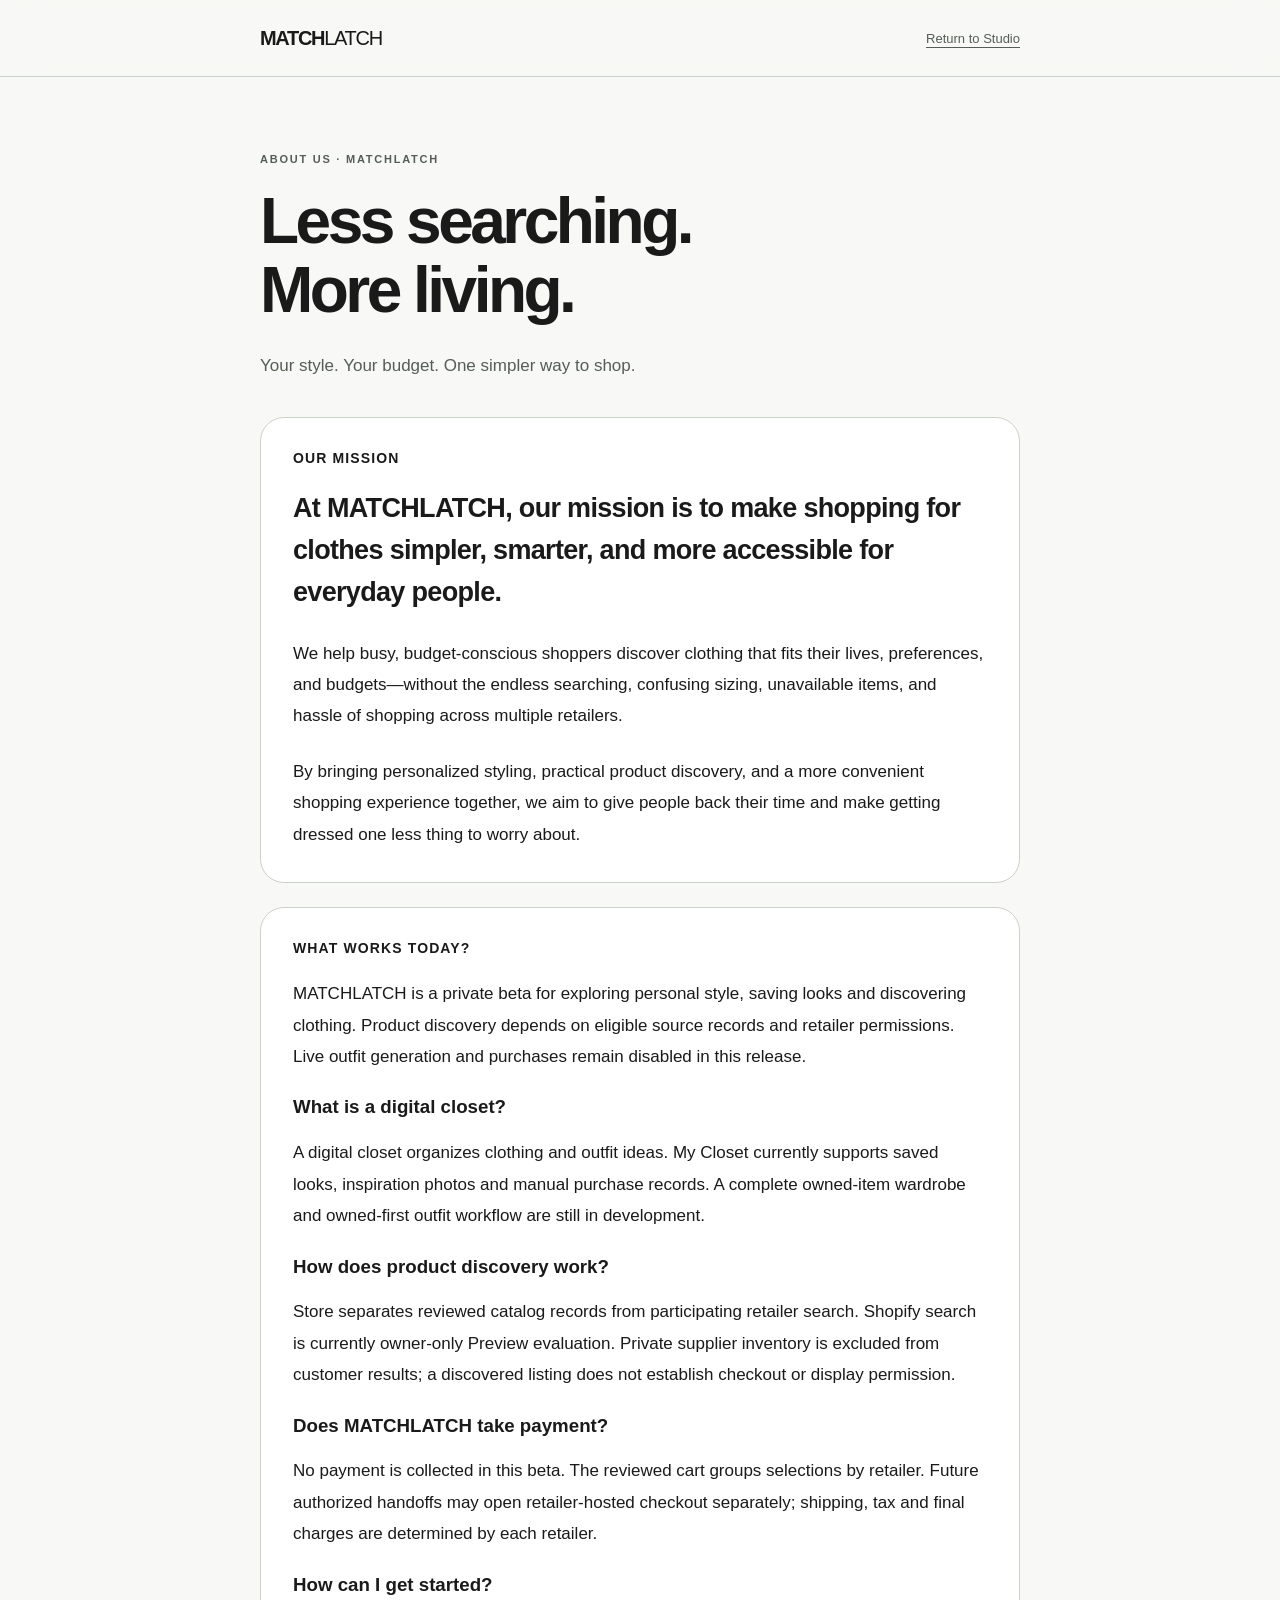
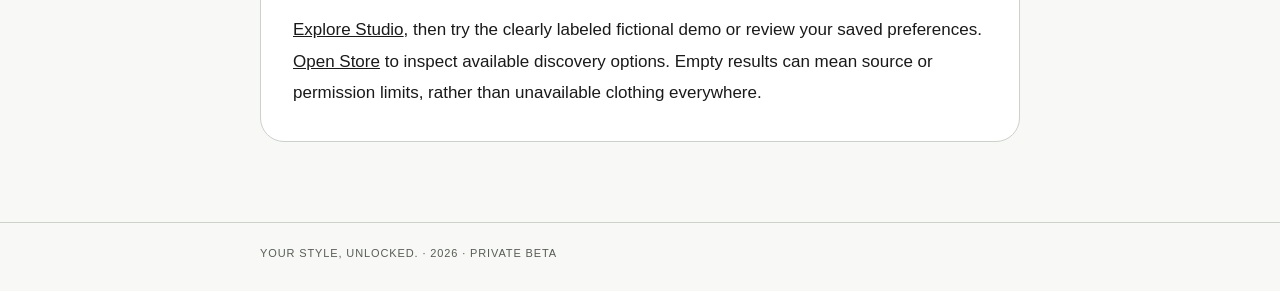
<file: about.html>
<!doctype html>
<html lang="en">
<head>
  <meta name="robots" content="noindex, nofollow">
  <meta charset="utf-8">
  <meta name="viewport" content="width=device-width, initial-scale=1">
  <meta name="theme-color" content="#f8f8f6">
  <meta name="description" content="Our mission at MATCHLATCH: simpler, smarter, more accessible clothes shopping for everyday people.">
  <title>About Us — MATCHLATCH</title>
  <link rel="icon" type="image/svg+xml" href="/logo-mark.svg">
  <script>
    (function(){
      "use strict";
      const key="matchlatch-appearance-v1";
      const allowed=["system","light","dark"];
      // Same-tab navigation carries appearance only, never account identity or data.
      const sessionKey="matchlatch-appearance-session-v1";
      let preference="system";
      try{const saved=sessionStorage.getItem(sessionKey);if(allowed.includes(saved))preference=saved;}catch{}
      let accountId=null;
      // Appearance changes by signed-out visitors are session-only; signed-in choices are account-scoped on this device.
      const device=()=>window.matchMedia?.("(prefers-color-scheme: dark)")?.matches?"dark":"light";
      const update=()=>{
        try{sessionStorage.setItem(sessionKey,preference);}catch{}
        const theme=preference==="system"?device():preference;
        document.documentElement.setAttribute("data-theme",theme);
        document.documentElement.style.colorScheme=theme;
        const meta=document.querySelector('meta[name="theme-color"]');
        if(meta)meta.content=theme==="dark"?"#141714":"#f8f8f6";
      };
      window.MatchlatchAppearance={
        get:()=>preference,
        effective:()=>document.documentElement.getAttribute("data-theme"),
        set:next=>{
          if(!allowed.includes(next))return;
          preference=next;
          if(accountId)try{localStorage.setItem(key+"-"+accountId,next);}catch{}
          update();
          window.dispatchEvent(new CustomEvent("matchlatch:appearance",{detail:{preference,effective:window.MatchlatchAppearance.effective()}}));
        }
      };
      update();
      window.addEventListener("pageshow",()=>{
        try{const saved=sessionStorage.getItem(sessionKey);if(allowed.includes(saved))preference=saved;}catch{}
        update();
      });
      window.addEventListener("matchlatch:auth-user",event=>{
        accountId=event.detail?.user?.id||null;
        preference="system";
        if(accountId)try{
          const stored=localStorage.getItem(key+"-"+accountId);
          if(allowed.includes(stored))preference=stored;
        }catch{}
        update();
        window.dispatchEvent(new CustomEvent("matchlatch:appearance",{detail:{preference,effective:window.MatchlatchAppearance.effective()}}));
      });
      try{
        const media=window.matchMedia?.("(prefers-color-scheme: dark)");
        const onSystemChange=()=>{
          if(preference!=="system")return;
          update();
          window.dispatchEvent(new CustomEvent("matchlatch:appearance",{
            detail:{preference,effective:window.MatchlatchAppearance.effective()}
          }));
        };
        if(media?.addEventListener)media.addEventListener("change",onSystemChange);
        else if(media?.addListener)media.addListener(onSystemChange);
      }catch{}
    })();
  </script>
  <style>
    :root{color-scheme:light;--bg:#f8f8f6;--ink:#191a19;--muted:#555e54;--line:#cbd2c9;--header:rgba(248,248,246,.9);--panel:#fff;font-family:Inter,"Helvetica Neue",Arial,system-ui,sans-serif}
    :root[data-theme="dark"]{color-scheme:dark;--bg:#141714;--ink:#eef3ed;--muted:#b4c0b3;--line:#3b483d;--header:rgba(32,38,32,.9);--panel:#202620}
    @media(prefers-color-scheme:dark){:root:not([data-theme]){color-scheme:dark;--bg:#141714;--ink:#eef3ed;--muted:#b4c0b3;--line:#3b483d;--header:rgba(32,38,32,.9);--panel:#202620}}
    *{box-sizing:border-box}
    body{margin:0;background:var(--bg);color:var(--ink);min-height:100vh;-webkit-font-smoothing:antialiased}
    a{color:inherit}
    a:focus-visible{outline:2px solid currentColor;outline-offset:5px}
    .wrap{width:min(760px,calc(100% - 48px));margin:auto}
    header{border-bottom:1px solid var(--line);background:var(--header);-webkit-backdrop-filter:blur(18px);backdrop-filter:blur(18px)}
    header .wrap{min-height:76px;display:flex;align-items:center;justify-content:space-between;gap:20px}
    .brand{font-size:20px;font-weight:800;letter-spacing:-.065em;text-decoration:none}
    .brand span{font-weight:400}
    .back{font-size:13px;color:var(--muted);text-underline-offset:4px}
    main{padding:72px 0 80px}section{padding:32px;border:1px solid var(--line);border-radius:24px;background:var(--panel);box-shadow:inset 0 1px 0 rgba(255,255,255,.16)}
    .promise{color:var(--muted);margin-top:-24px;margin-bottom:36px}.eyebrow{margin:0 0 18px;font-size:11px;font-weight:700;letter-spacing:.16em;text-transform:uppercase;color:var(--muted)}
    h1{margin:0 0 48px;font-size:clamp(40px,7vw,64px);line-height:1.08;letter-spacing:-.055em;font-weight:550}
    h2{margin:0 0 22px;font-size:14px;letter-spacing:.08em;text-transform:uppercase;font-weight:650}
    section p:last-child{margin-bottom:0}p{font-size:17px;line-height:1.85;margin:0 0 24px}
    .lead{font-size:clamp(21px,3vw,27px);line-height:1.55;letter-spacing:-.025em;font-weight:550}
    footer{border-top:1px solid var(--line);padding:24px 0 32px;color:var(--muted);font-size:11px;letter-spacing:.08em}
    @media(max-width:480px){main{padding:48px 0 56px}section{padding:24px}h1{margin-bottom:36px}p{font-size:16px}.back{font-size:12px}}
  </style>

  <link rel="canonical" href="https://matchlatch.company/about.html">
  <meta property="og:type" content="website">
  <meta property="og:title" content="About MATCHLATCH — Personal style and fashion discovery">
  <meta property="og:description" content="Learn what MATCHLATCH offers today, how retailer discovery works, and which features remain in development.">
  <meta property="og:url" content="https://matchlatch.company/about.html">
  <meta property="og:image" content="https://matchlatch.company/matchlatch-email-logo.png">
  <meta name="twitter:card" content="summary">
  <script type="application/ld+json">{"@context": "https://schema.org", "@graph": [{"@type": "Organization", "@id": "https://matchlatch.company/#organization", "name": "MATCHLATCH", "url": "https://matchlatch.company/"}, {"@type": "WebSite", "@id": "https://matchlatch.company/#website", "name": "MATCHLATCH", "url": "https://matchlatch.company/", "publisher": {"@id": "https://matchlatch.company/#organization"}}, {"@type": "WebPage", "@id": "https://matchlatch.company/about.html#page", "url": "https://matchlatch.company/about.html", "name": "About MATCHLATCH \u2014 Personal style and fashion discovery", "description": "Learn what MATCHLATCH offers today, how retailer discovery works, and which features remain in development.", "isPartOf": {"@id": "https://matchlatch.company/#website"}}]}</script>
</head>
<body>
  <header><div class="wrap"><a class="brand" href="/#studio" aria-label="MATCHLATCH home">MATCH<span>LATCH</span></a><a class="back" href="/#studio">Return to Studio</a></div></header>
  <main class="wrap">
    <p class="eyebrow">About Us · MATCHLATCH</p>
    <h1>Less searching.<br>More living.</h1>
    <p class="promise">Your style. Your budget. One simpler way to shop.</p>
    <section aria-labelledby="mission-title">
      <h2 id="mission-title">Our Mission</h2>
      <p class="lead">At MATCHLATCH, our mission is to make shopping for clothes simpler, smarter, and more accessible for everyday people.</p>
      <p>We help busy, budget-conscious shoppers discover clothing that fits their lives, preferences, and budgets—without the endless searching, confusing sizing, unavailable items, and hassle of shopping across multiple retailers.</p>
      <p>By bringing personalized styling, practical product discovery, and a more convenient shopping experience together, we aim to give people back their time and make getting dressed one less thing to worry about.</p>
    </section>
    <section aria-labelledby="how-title" style="margin-top:24px">
      <h2 id="how-title">What works today?</h2>
      <p>MATCHLATCH is a private beta for exploring personal style, saving looks and discovering clothing. Product discovery depends on eligible source records and retailer permissions. Live outfit generation and purchases remain disabled in this release.</p>
      <h3>What is a digital closet?</h3>
      <p>A digital closet organizes clothing and outfit ideas. My Closet currently supports saved looks, inspiration photos and manual purchase records. A complete owned-item wardrobe and owned-first outfit workflow are still in development.</p>
      <h3>How does product discovery work?</h3>
      <p>Store separates reviewed catalog records from participating retailer search. Shopify search is currently owner-only Preview evaluation. Private supplier inventory is excluded from customer results; a discovered listing does not establish checkout or display permission.</p>
      <h3>Does MATCHLATCH take payment?</h3>
      <p>No payment is collected in this beta. The reviewed cart groups selections by retailer. Future authorized handoffs may open retailer-hosted checkout separately; shipping, tax and final charges are determined by each retailer.</p>
      <h3>How can I get started?</h3>
      <p><a href="/#studio">Explore Studio</a>, then try the clearly labeled fictional demo or review your saved preferences. <a href="/#store">Open Store</a> to inspect available discovery options. Empty results can mean source or permission limits, rather than unavailable clothing everywhere.</p>
    </section>
  </main>
  <footer><div class="wrap">YOUR STYLE, UNLOCKED. · 2026 · PRIVATE BETA</div></footer>
</body>
</html>
</file>
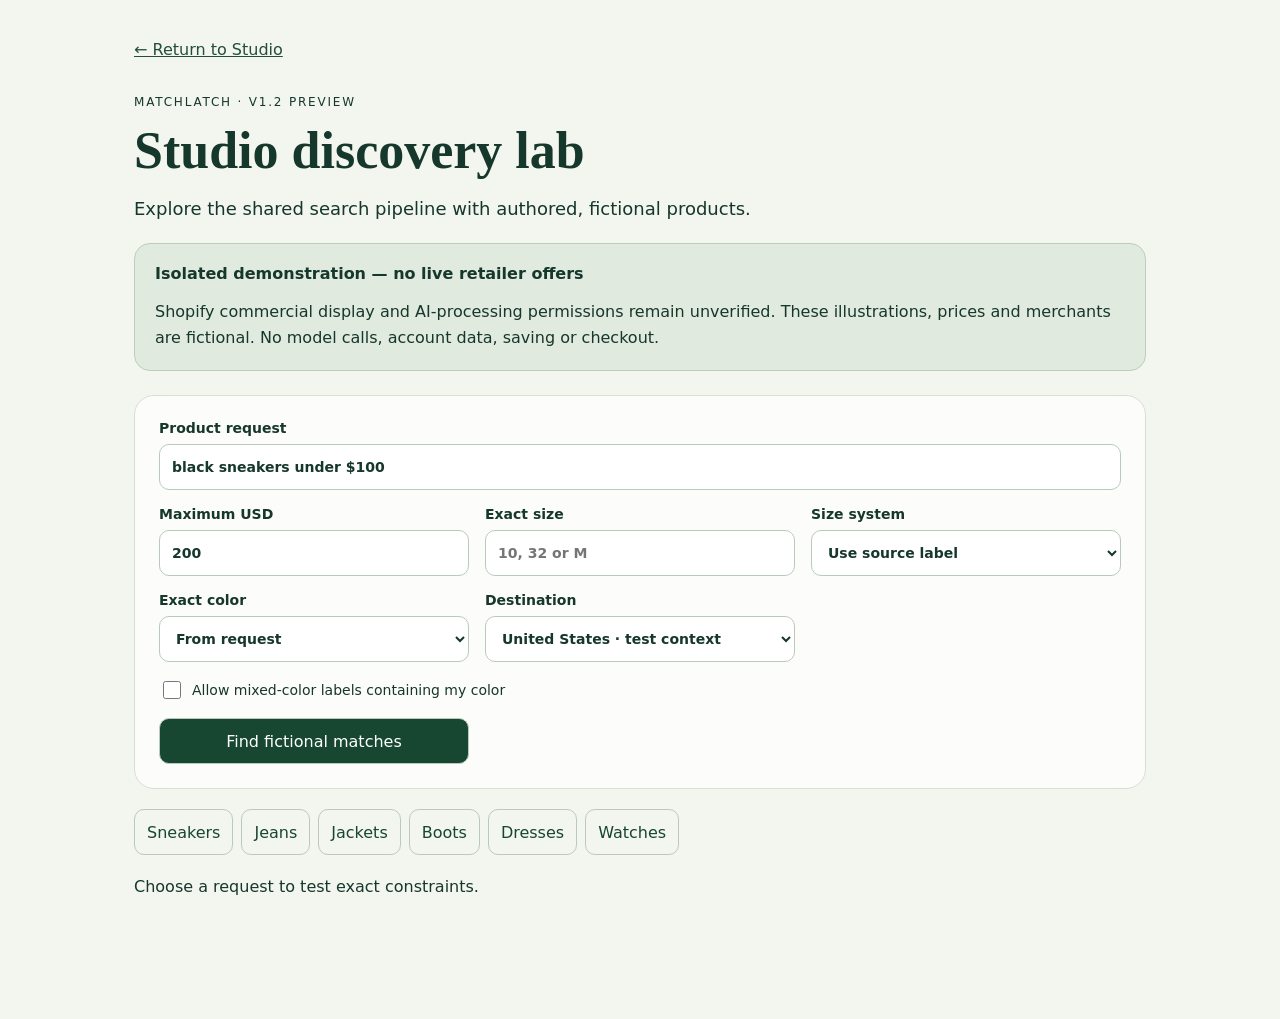
<file: studio-discovery-demo.html>
<!doctype html><html lang="en"><head>
  <meta name="robots" content="noindex, nofollow"><meta charset="utf-8"><meta name="viewport" content="width=device-width,initial-scale=1"><title>MATCHLATCH · Studio discovery demonstration</title><link rel="stylesheet" href="/studio-discovery-demo.css"><script defer src="/studio-discovery-demo.js"></script></head><body><main><a class="back" href="/#studio">← Return to Studio</a><p class="eyebrow">MATCHLATCH · V1.2 PREVIEW</p><h1>Studio discovery lab</h1><p class="intro">Explore the shared search pipeline with authored, fictional products.</p><aside><strong>Isolated demonstration — no live retailer offers</strong><p>Shopify commercial display and AI-processing permissions remain unverified. These illustrations, prices and merchants are fictional. No model calls, account data, saving or checkout.</p></aside><form id="demo-search"><label class="query">Product request<input name="q" value="black sneakers under $100" maxlength="500" required></label><label>Maximum USD<input name="max" type="number" min="1" max="10000" step="0.01" value="200" required></label><label>Exact size<input name="size" placeholder="10, 32 or M" maxlength="40"></label><label>Size system<select name="sizeSystem"><option value="">Use source label</option value="US">US</option><option value="EU">EU</option><option value="waist_inches">Waist inches</option></select></label><label>Exact color<select name="color"><option value="">From request</option value="black">Black</option><option value="white">White</option></select></label><label>Destination<select name="country"><option value="US">United States · test context</option></select></label><label class="mixed"><input type="checkbox" name="mixed" value="1">Allow mixed-color labels containing my color</label><button type="submit">Find fictional matches</button></form><nav aria-label="Example searches"><button data-query="black sneakers under $100">Sneakers</button><button data-query="black jeans under $100">Jeans</button><button data-query="black jacket under $100">Jackets</button><button data-query="black boots under $100">Boots</button><button data-query="black dress under $100">Dresses</button><button data-query="black watch under $100">Watches</button></nav><p id="demo-status" role="status" aria-live="polite">Choose a request to test exact constraints.</p><section id="demo-results" aria-label="Fictional results"></section><dialog id="demo-detail" aria-label="Fictional product details"></dialog></main></body></html>
</file>
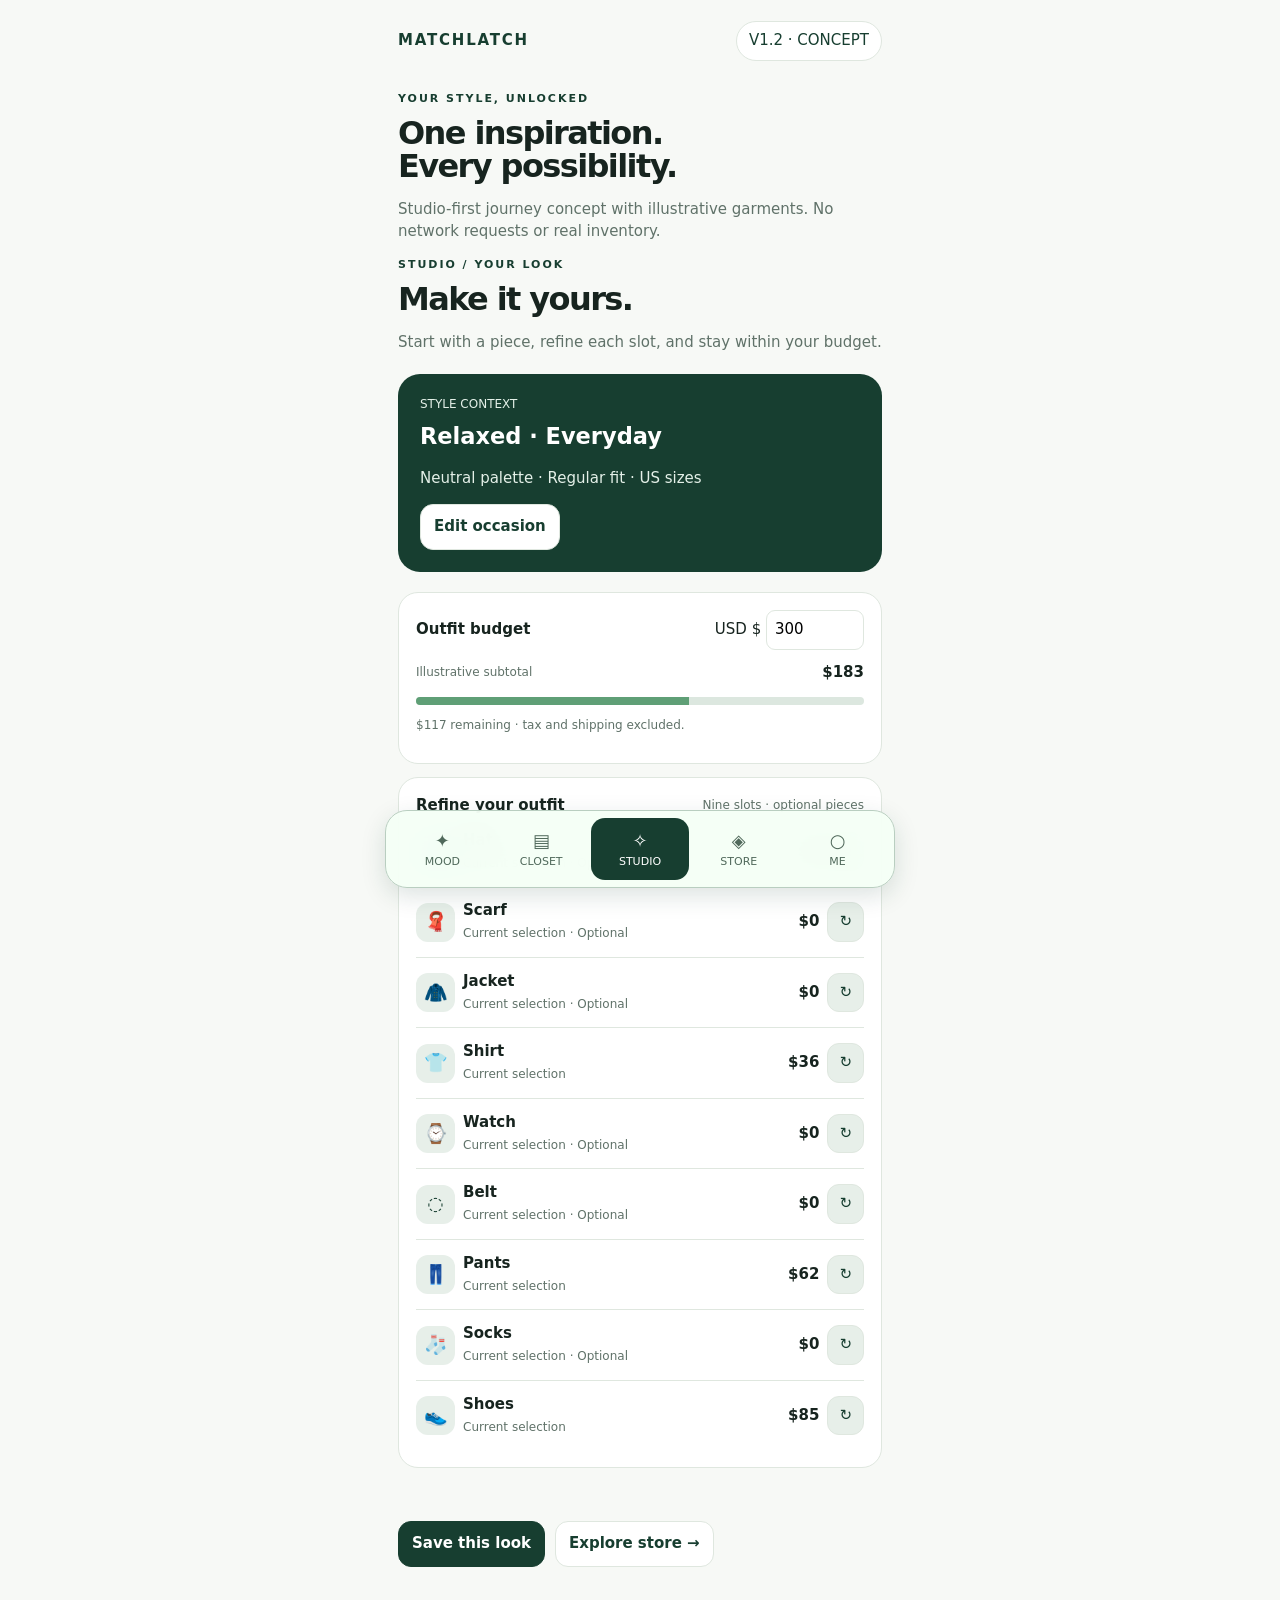
<file: prototypes/v1.2-studio-first.html>
<!doctype html>
<html lang="en"><head><meta charset="utf-8"><meta name="viewport" content="width=device-width,initial-scale=1"><title>MATCHLATCH · V1.2 Studio concept</title>
<style>
:root{--g:#173e30;--ink:#17241f;--muted:#607269;--bg:#f7f9f6;--panel:#fff;--line:#dfe7df;--tint:#e7efe9}*{box-sizing:border-box}body{margin:0;font:15px/1.45 system-ui,-apple-system,sans-serif;color:var(--ink);background:var(--bg)}button,input{font:inherit}button{cursor:pointer}.shell{max-width:520px;margin:auto;min-height:100dvh;padding:17px 18px 110px}.header{display:flex;align-items:center;justify-content:space-between;margin:4px 0 30px}.brand{font-weight:850;letter-spacing:.12em;color:var(--g)}.chip{border:1px solid var(--line);border-radius:99px;background:#fff;padding:8px 12px;color:var(--g)}.eyebrow{font-size:11px;font-weight:750;letter-spacing:.18em;color:var(--g)}h1{font-size:32px;letter-spacing:-.05em;line-height:1.05;margin:10px 0}p{color:var(--muted)}.banner{background:var(--g);color:white;border-radius:22px;padding:22px;margin:20px 0}.banner p,.banner label{color:#e4f0e8}.controls{display:flex;gap:10px;flex-wrap:wrap}.lightbtn,.primary{border-radius:13px;border:1px solid var(--line);padding:11px 13px;background:white;color:var(--g);font-weight:700}.primary{background:var(--g);color:white;border-color:var(--g)}.card{background:var(--panel);border:1px solid var(--line);border-radius:20px;padding:17px;margin:13px 0}.row{display:flex;justify-content:space-between;align-items:center;gap:12px}.small{font-size:12px;color:var(--muted)}.piece{padding:13px 0;border-bottom:1px solid var(--line);display:flex;justify-content:space-between;align-items:center;gap:8px}.piece:last-child{border:0}.piece strong{display:block}.piece button{border:1px solid var(--line);background:var(--tint);color:var(--g);border-radius:12px;padding:8px 11px}.piece button:focus-visible,.primary:focus-visible,.lightbtn:focus-visible,.dock button:focus-visible{outline:3px solid #92b89f;outline-offset:2px}.dot{width:39px;height:39px;background:var(--tint);color:var(--g);border-radius:12px;display:grid;place-items:center;font-size:19px}.cost{font-weight:800;font-variant-numeric:tabular-nums}.budget{height:8px;background:#dce7df;border-radius:10px;overflow:hidden;margin-top:13px}.budget>div{height:100%;background:#5f9f76;width:0;transition:width .2s}.dock{position:fixed;bottom:12px;left:50%;transform:translateX(-50%);width:min(510px,calc(100% - 24px));display:grid;grid-template-columns:repeat(5,1fr);border:1px solid #b9cec0;background:#f5fff6ed;backdrop-filter:blur(18px);border-radius:22px;padding:7px;box-shadow:0 8px 25px #173e3025}.dock button{font-size:11px;border:0;border-radius:14px;background:transparent;color:#50695b;padding:10px 2px}.dock button.active{background:var(--g);color:#fff}.dock span{display:block;font-size:18px}.hidden{display:none}input[type=number]{width:98px;padding:8px;border:1px solid var(--line);border-radius:9px}#notice{min-height:23px;color:var(--g);font-weight:650}.warn{color:#9b4d28!important}@media(prefers-reduced-motion:reduce){*{transition:none!important}}@media(prefers-color-scheme:dark){body{background:#0c1b15;color:#f1f7f2}.card{background:#13271e;border-color:#385a47}.small,p{color:#c0d3c6}.chip,.lightbtn{background:#183b2b;color:#fff;border-color:#385a47}.piece{border-color:#385a47}.piece button,.dot{background:#234c37;color:#fff}.dock{background:#173e30ef;border-color:#537563}.dock button{color:#d9e9dd}.dock button.active{background:#fff;color:#173e30}}
</style></head>
<body><main class="shell"><header class="header"><div class="brand">MATCHLATCH</div><span class="chip">V1.2 · CONCEPT</span></header><div id="intro"><div class="eyebrow">YOUR STYLE, UNLOCKED</div><h1>One inspiration.<br>Every possibility.</h1><p>Studio-first journey concept with illustrative garments. No network requests or real inventory.</p></div>
<section id="studio"><div class="eyebrow">STUDIO / YOUR LOOK</div><h1>Make it yours.</h1><p>Start with a piece, refine each slot, and stay within your budget.</p><div class="banner"><div class="small" style="color:#e4f0e8">STYLE CONTEXT</div><h2 style="margin:7px 0">Relaxed · Everyday</h2><p>Neutral palette · Regular fit · US sizes</p><button class="lightbtn" id="changeStyle">Edit occasion</button></div><div class="card"><div class="row"><strong>Outfit budget</strong><label for="cap">USD $ <input id="cap" type="number" min="1" max="10000" step="10" value="300"></label></div><div class="row" style="margin-top:12px"><span class="small">Illustrative subtotal</span><span class="cost" id="subtotal">$0</span></div><div class="budget"><div id="bar"></div></div><p class="small" id="remaining">Tax and shipping excluded.</p></div><div class="card"><div class="row"><strong>Refine your outfit</strong><span class="small">Nine slots · optional pieces</span></div><div id="pieces"></div></div><p id="notice" role="status" aria-live="polite"></p><div class="controls"><button id="save" class="primary">Save this look</button><button id="browse" class="lightbtn">Explore store →</button></div></section>
<section id="other" class="hidden"><div class="eyebrow" id="sectionLabel"></div><h1 id="sectionTitle"></h1><p id="sectionText"></p><div class="card"><strong>Same journey, no dead ends.</strong><p>This concept preserves the user's outfit and budget while moving between MATCHLATCH destinations.</p><button id="back" class="primary">Return to Studio</button></div></section></main>
<nav class="dock" aria-label="Main navigation"><button data-tab="Mood"><span>✦</span>MOOD</button><button data-tab="My Closet"><span>▤</span>CLOSET</button><button class="active" data-tab="Studio"><span>✧</span>STUDIO</button><button data-tab="Store"><span>◈</span>STORE</button><button data-tab="Me"><span>○</span>ME</button></nav>
<script>
const slots=[["Hat","🧢",0,29],["Scarf","🧣",0,25],["Jacket","🧥",0,89],["Shirt","👕",36,54],["Watch","⌚",0,45],["Belt","◌",0,19],["Pants","👖",62,77],["Socks","🧦",0,12],["Shoes","👟",85,115]];
let choices=slots.map(s=>0),saved=false;const $=id=>document.getElementById(id),money=n=>"$"+n.toFixed(0);
function total(){return slots.reduce((n,s,i)=>n+(choices[i]?s[3]:s[2]),0)}
function render(){let cap=Number($("cap").value)||1; $("pieces").innerHTML=slots.map((s,i)=>'<div class="piece"><div class="dot" aria-hidden="true">'+s[1]+'</div><div style="flex:1"><strong>'+s[0]+'</strong><span class="small">'+(choices[i]?"Alternative":"Current selection")+(s[2]===0?" · Optional":"")+'</span></div><span class="cost">'+money(choices[i]?s[3]:s[2])+'</span><button aria-label="Swap '+s[0]+'" data-swap="'+i+'">↻</button></div>').join("");$("subtotal").textContent=money(total());$("bar").style.width=Math.min(100,total()/cap*100)+"%";$("remaining").textContent=money(Math.max(0,cap-total()))+" remaining · tax and shipping excluded.";document.querySelectorAll("[data-swap]").forEach(b=>b.onclick=()=>{let i=Number(b.dataset.swap),next=1-choices[i],candidate=total()-(choices[i]?slots[i][3]:slots[i][2])+(next?slots[i][3]:slots[i][2]);if(candidate>Number($("cap").value)){message("Swap rejected: over your merchandise budget.",true);return}choices[i]=next;render();message(slots[i][0]+" updated.",false)})}
function message(t,warning){$("notice").textContent=t;$("notice").className=warning?"warn":""}
function tab(t){document.querySelectorAll(".dock button").forEach(b=>b.classList.toggle("active",b.dataset.tab===t));$("studio").classList.toggle("hidden",t!=="Studio");$("other").classList.toggle("hidden",t==="Studio");if(t!=="Studio"){$("sectionLabel").textContent=t.toUpperCase();$("sectionTitle").textContent=t==="Store"?"Find real possibilities.":t==="My Closet"?"Keep what inspires.":t==="Mood"?"Start with a feeling.":"Your style, remembered.";$("sectionText").textContent=t==="Store"?"Verified retailer products and research-only discoveries must be separate.":t==="My Closet"?(saved?"Your illustrative look is saved in this demo session.":"Save a look in Studio to build your personal archive."):"A connected part of the same Studio-first journey."}}
document.querySelectorAll("[data-tab]").forEach(b=>b.onclick=()=>tab(b.dataset.tab));$("back").onclick=()=>tab("Studio");$("browse").onclick=()=>tab("Store");$("save").onclick=()=>{saved=true;message("Demo look saved for this session. Nothing was uploaded.",false)};$("changeStyle").onclick=()=>message("V1.2: temporary occasion override will retain saved profile.",false);$("cap").oninput=()=>{if(total()>Number($("cap").value))message("Current outfit exceeds this new budget; adjust the cap or swap pieces.",true);render()};render();
</script></body></html>
</file>
<file: studio-discovery-demo.css>
:root{font-family:system-ui,-apple-system,sans-serif;color:#16372c;background:#f3f5ef}*{box-sizing:border-box}body{margin:0}main{max-width:1060px;margin:auto;padding:40px 24px 80px}.back{color:#244e3b}.eyebrow{font-size:12px;letter-spacing:.15em;margin-top:36px}h1{font-family:Georgia,serif;font-size:clamp(32px,6vw,52px);margin:12px 0}.intro{font-size:18px}aside{background:#e1eadf;border:1px solid #bbcebb;border-radius:16px;padding:20px;margin:24px 0}aside p{line-height:1.6;margin-bottom:0}form{display:grid;grid-template-columns:repeat(3,minmax(0,1fr));gap:16px;padding:24px;background:#ffffffb3;border:1px solid #d6dfd2;border-radius:20px;backdrop-filter:blur(16px)}label{display:grid;gap:8px;font-size:14px;font-weight:600;min-width:0}.query{grid-column:1/-1}input,select,button{font:inherit;border:1px solid #b9cabb;border-radius:10px;padding:12px;min-height:46px;max-width:100%;min-width:0}input,select{background:#fff;color:#16372c;width:100%}button{background:#174631;color:#fff;cursor:pointer}button:disabled{opacity:.6;cursor:wait}.mixed{grid-column:1/-1;display:flex;align-items:center;font-weight:400}.mixed input{width:18px;min-height:18px;flex:none}nav{display:flex;flex-wrap:wrap;gap:8px;margin:20px 0}nav button{background:transparent;color:#174631}#demo-status{line-height:1.5;min-height:48px}#demo-results{display:grid;grid-template-columns:repeat(3,minmax(0,1fr));gap:20px}.demo-card{padding:20px;border:1px solid #d6dfd2;border-radius:20px;background:#fff;min-width:0}.demo-card img{width:100%;height:180px;object-fit:contain;margin-bottom:16px}.demo-card h2{font-family:Georgia,serif;font-size:23px}.demo-card small{font-size:10px;letter-spacing:.08em}.demo-card p{line-height:1.5;font-size:14px}.demo-card button{width:100%;margin-top:12px}dialog{border:1px solid #bbcebb;border-radius:20px;max-width:min(540px,calc(100vw - 32px));padding:24px;color:#16372c}dialog::backdrop{background:#092b2280}dialog p{line-height:1.6}dialog code{display:block;overflow-wrap:anywhere}a:focus-visible,button:focus-visible,input:focus-visible,select:focus-visible{outline:3px solid #bc8e46;outline-offset:3px}@media(max-width:640px){main{padding:24px 16px 60px}form{grid-template-columns:repeat(2,minmax(0,1fr));padding:16px}#demo-results{grid-template-columns:1fr}.demo-card img{height:150px}form>button{grid-column:1/-1}}@media(prefers-reduced-motion:reduce){*{scroll-behavior:auto}}
</file>
